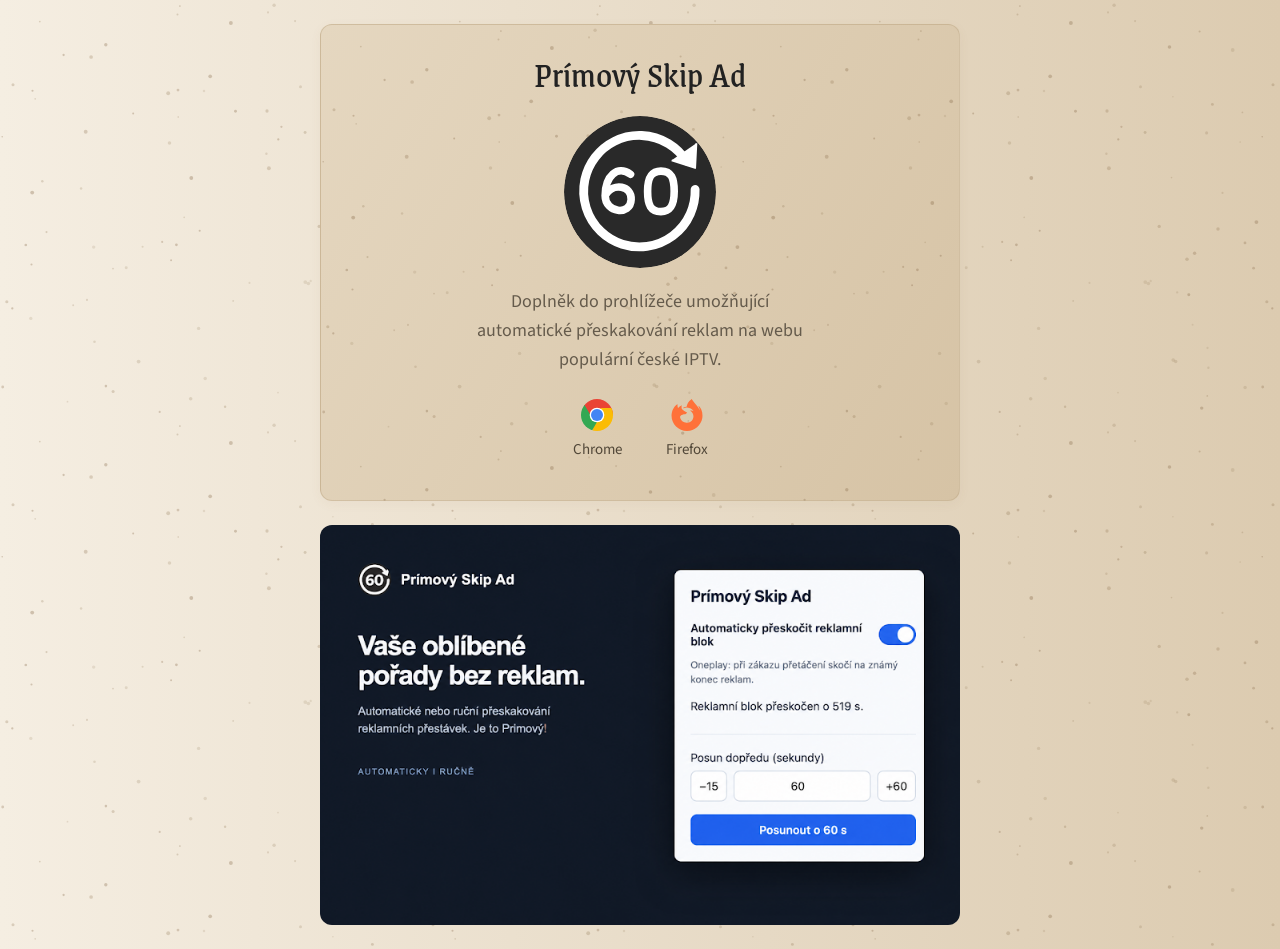
<file: docs/index.html>
<!DOCTYPE html>
<html lang="cs">
<head>
  <meta charset="UTF-8">
  <meta name="viewport" content="width=device-width, initial-scale=1">
  <meta name="description" content="Prímový Skip Ad — doplněk do prohlížeče umožňující automatické přeskakování reklam na webu populární české IPTV. Stáhnout pro Chrome a Firefox.">
  <title>Prímový Skip Ad</title>
  <link rel="icon" type="image/svg+xml" href="images/primovy-skip-ad.svg">
  <link rel="preconnect" href="https://fonts.googleapis.com">
  <link rel="preconnect" href="https://fonts.gstatic.com" crossorigin>
  <link href="https://fonts.googleapis.com/css2?family=Grenze:wght@400&family=Source+Sans+3:wght@400;600&display=swap" rel="stylesheet">
  <link rel="stylesheet" href="style.css?v=20261112-compact">
</head>
<body>
  <main class="page">
  <section class="project" aria-labelledby="project-title">
    <h1 id="project-title">Prímový Skip Ad</h1>
    <img class="project-image" src="images/primovy-skip-ad.svg" alt="Logo Prímový Skip Ad — číslo 60 s kruhovou šipkou" width="240" height="240">
    <p class="project-description">Doplněk do prohlížeče umožňující automatické přeskakování reklam na webu populární české IPTV.</p>
    <div class="browser-links" aria-label="Stáhnout doplněk pro prohlížeč">
      <a class="browser-link" href="https://chromewebstore.google.com/detail/prima-skip-ad/nbfjjcajjpfkiccigakjkgpmbbbafldm?hl=en" target="_blank" rel="noopener noreferrer" title="Prímový Skip Ad v Chrome Web Store"><img src="images/chrome.svg" width="32" height="32" alt=""><span>Chrome</span></a>
      <a class="browser-link" href="https://addons.mozilla.org/cs/firefox/addon/pr%C3%ADmov%C3%BD-skip-ad/" target="_blank" rel="noopener noreferrer" title="Prímový Skip Ad pro Firefox"><img src="images/firefox.svg" width="32" height="32" alt=""><span>Firefox</span></a>
    </div>
  </section>
  <img class="extension-preview" src="images/extension-preview.png" alt="Ukázka Prímového Skip Ad: automatické přeskočení reklamního bloku a ruční posun videa o 60 sekund." width="800" height="500">
  </main>
</body>
</html>
</file>
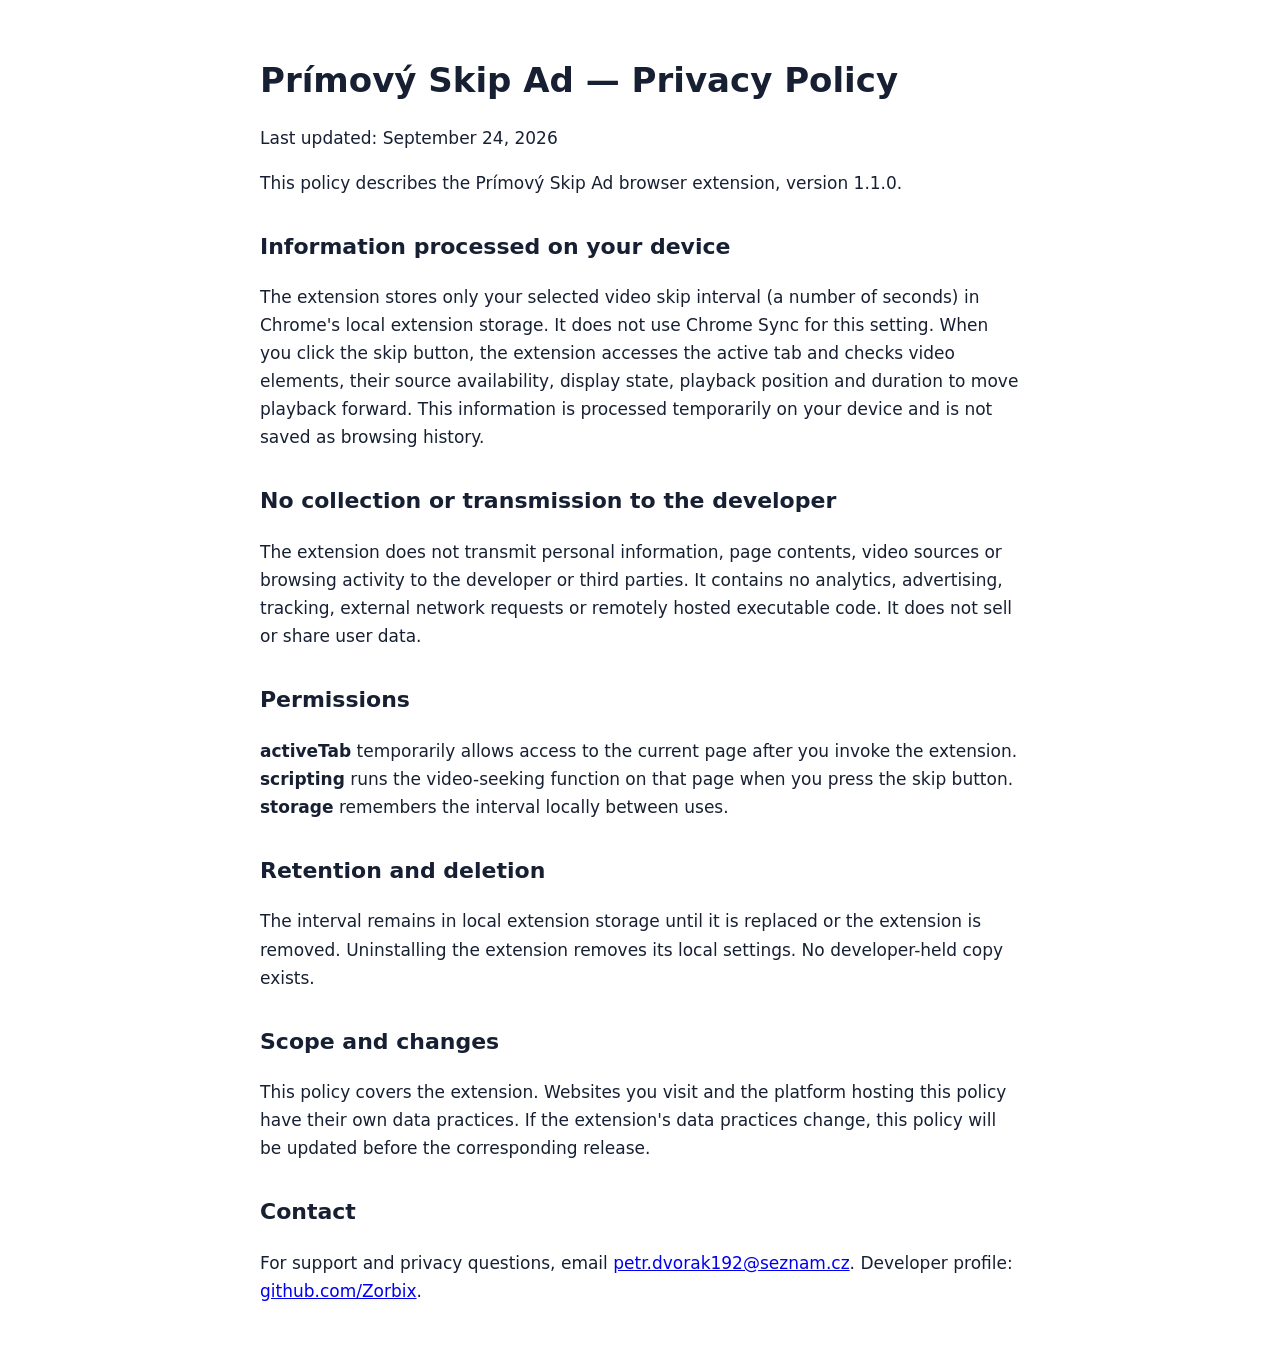
<file: store/privacy/index.html>
<!doctype html><html lang="en"><head><meta charset="utf-8"><meta name="viewport" content="width=device-width,initial-scale=1"><title>Prímový Skip Ad — Privacy Policy</title><style>body{max-width:760px;margin:60px auto;padding:0 24px;font:17px/1.65 system-ui,sans-serif;color:#172033}h1{line-height:1.2}h2{margin-top:32px;font-size:22px}</style></head><body>
<h1>Prímový Skip Ad — Privacy Policy</h1><p>Last updated: September 24, 2026</p>
<p>This policy describes the Prímový Skip Ad browser extension, version 1.1.0.</p>
<h2>Information processed on your device</h2><p>The extension stores only your selected video skip interval (a number of seconds) in Chrome's local extension storage. It does not use Chrome Sync for this setting. When you click the skip button, the extension accesses the active tab and checks video elements, their source availability, display state, playback position and duration to move playback forward. This information is processed temporarily on your device and is not saved as browsing history.</p>
<h2>No collection or transmission to the developer</h2><p>The extension does not transmit personal information, page contents, video sources or browsing activity to the developer or third parties. It contains no analytics, advertising, tracking, external network requests or remotely hosted executable code. It does not sell or share user data.</p>
<h2>Permissions</h2><p><strong>activeTab</strong> temporarily allows access to the current page after you invoke the extension. <strong>scripting</strong> runs the video-seeking function on that page when you press the skip button. <strong>storage</strong> remembers the interval locally between uses.</p>
<h2>Retention and deletion</h2><p>The interval remains in local extension storage until it is replaced or the extension is removed. Uninstalling the extension removes its local settings. No developer-held copy exists.</p>
<h2>Scope and changes</h2><p>This policy covers the extension. Websites you visit and the platform hosting this policy have their own data practices. If the extension's data practices change, this policy will be updated before the corresponding release.</p>
<h2>Contact</h2><p>For support and privacy questions, email <a href="mailto:petr.dvorak192@seznam.cz">petr.dvorak192@seznam.cz</a>. Developer profile: <a href="https://github.com/Zorbix">github.com/Zorbix</a>.</p>
</body></html>
</file>
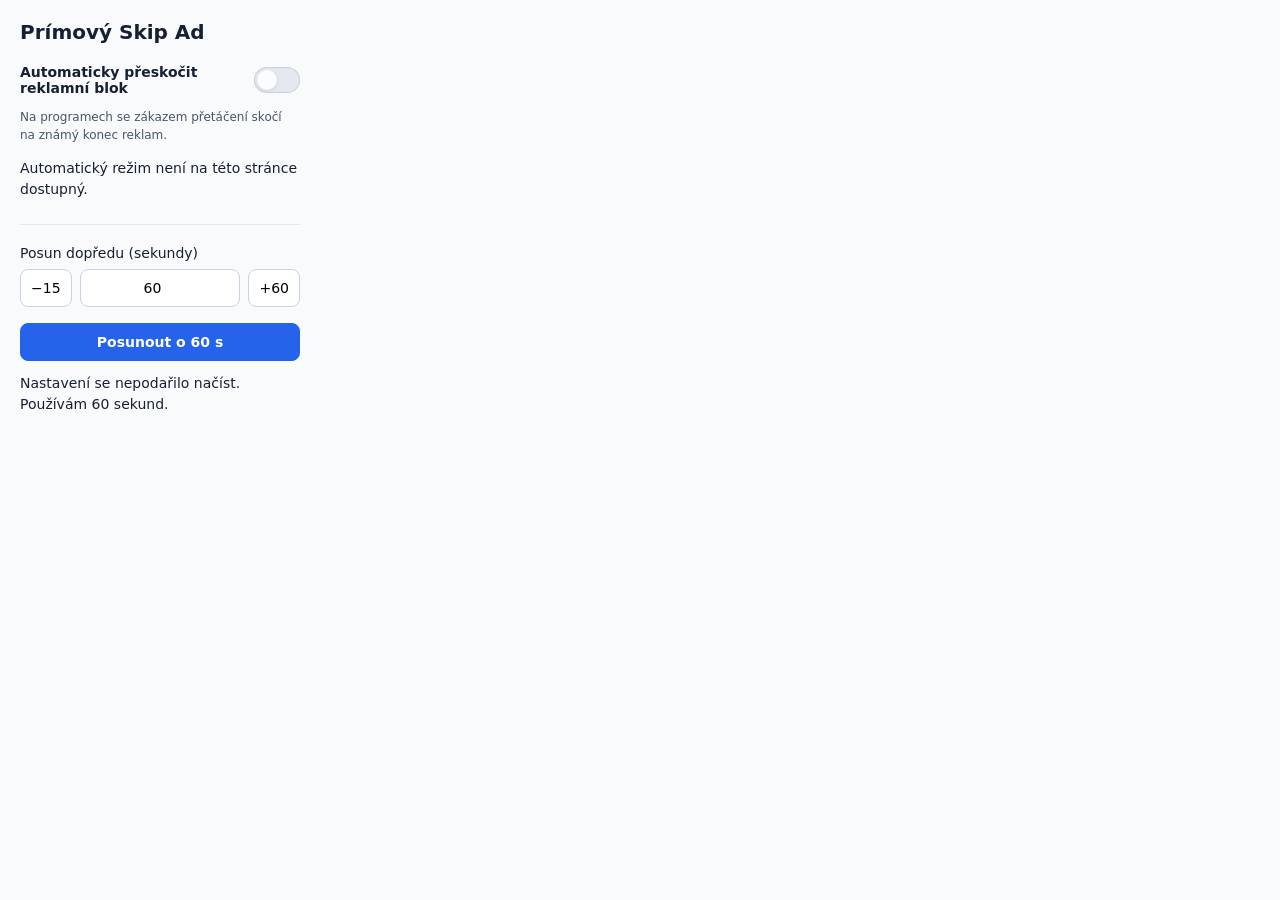
<file: popup.html>
<!doctype html>
<html lang="cs">
<head><meta charset="utf-8"><title>Prímový Skip Ad</title>
<link rel="stylesheet" href="popup.css"><script src="ad-skip.js" defer></script><script src="popup.js" defer></script></head>
<body>
<h1>Prímový Skip Ad</h1>
<label class="auto-option">
  <span>Automaticky přeskočit reklamní blok</span>
  <span class="switch">
    <input id="auto-skip" type="checkbox" role="switch" disabled>
    <span class="switch-track" aria-hidden="true"></span>
  </span>
</label>
<p class="hint">Na programech se zákazem přetáčení skočí na známý konec reklam.</p>
<p id="auto-status" role="status" aria-live="polite"></p>
<div class="manual-skip">
<label for="seconds">Posun dopředu (sekundy)</label>
<div class="controls">
<button id="minus" aria-label="Ubrat 15 sekund" disabled>−15</button>
<input id="seconds" type="number" min="0" step="1" value="60" disabled>
<button id="plus" aria-label="Přidat 60 sekund" disabled>+60</button>
</div>
<button id="skip" disabled>Posunout o 60 s</button>
<p id="status" role="status" aria-live="polite"></p>
</div>
</body></html>
</file>
<file: docs/style.css>
* { box-sizing: border-box; }
body {
  margin: 0;
  min-height: 100vh;
  min-height: 100svh;
  display: grid;
  justify-items: center;
  align-items: start;
  padding: 24px;
  font-family: "Source Sans 3", Arial, sans-serif;
  color: #222;
  background: url("images/sand.svg") repeat, linear-gradient(to right, #f5eee2, #dccbb0);
}
.page { width: min(100%, 640px); display: flex; flex-direction: column; align-items: center; gap: 24px; }
.extension-preview { display: block; width: 100%; height: auto; border-radius: 12px; }
.project {
  width: 100%;
  display: flex;
  flex-direction: column;
  align-items: center;
  text-align: center;
  padding: 28px 24px 32px;
  background: url("images/sand.svg") repeat, linear-gradient(120deg, #e5d7c0, #d6c3a5);
  border: 1px solid #bfa98780;
  border-radius: 12px;
  box-shadow: 0 3px 12px #80623f0d;
}
h1 { margin: 0 0 20px; font: 400 clamp(30px, 7vw, 36px)/1.2 "Grenze", Georgia, serif; }
.project-image { width: min(152px, 100%); height: auto; aspect-ratio: 1; border-radius: 50%; object-fit: cover; }
.project-description { max-width: 340px; margin: 20px 0 8px; color: #655b4c; font-size: 18px; line-height: 1.6; }
.browser-links { display: flex; justify-content: center; flex-wrap: wrap; gap: 28px; padding-top: 8px; }
.browser-link { display: inline-flex; flex-direction: column; align-items: center; gap: 8px; padding: 8px; color: #514738; font-size: 15px; text-decoration: none; }
.browser-link img { display: block; }
.browser-link:hover { text-decoration: underline; text-underline-offset: 4px; }
a:focus-visible { outline: 2px solid currentColor; outline-offset: 5px; }
@media (hover: hover) and (prefers-reduced-motion: no-preference) {
  .browser-link img { transition: transform .3s ease; }
  .browser-link:hover img, .browser-link:focus-visible img { transform: translateY(-3px); }
}
@media (max-width: 360px) { body { padding: 12px; } .project { padding-inline: 16px; } }
</file>
<file: popup.css>
body { width: 280px; margin: 0; padding: 20px; font: 14px system-ui, sans-serif; color: #172033; background: #f8fafc; }
h1 { font-size: 20px; margin: 0 0 20px; }
label { display: block; margin-bottom: 8px; }
.manual-skip { margin-top: 24px; padding-top: 20px; border-top: 1px solid #e2e8f0; }
.controls { display: flex; gap: 8px; margin-bottom: 16px; }
button, input { box-sizing: border-box; border: 1px solid #cbd5e1; border-radius: 8px; padding: 10px; font: inherit; }
button { cursor: pointer; background: white; }
input { width: 112px; min-width: 0; text-align: center; flex: 1; }
button:disabled { opacity: .45; cursor: default; }
button:focus-visible, input:focus-visible { outline: 2px solid #2563eb; outline-offset: 2px; }
#skip { width: 100%; background: #2563eb; color: white; border-color: #2563eb; font-weight: 600; }
#status { margin: 12px 0 0; line-height: 1.5; }
#status:empty { display: none; }
.auto-option { display: flex; align-items: center; justify-content: space-between; gap: 16px; font-weight: 600; cursor: pointer; }
.switch { position: relative; display: inline-flex; flex: none; width: 46px; height: 26px; }
.switch input { position: absolute; width: 1px; height: 1px; margin: -1px; padding: 0; overflow: hidden; clip: rect(0 0 0 0); white-space: nowrap; border: 0; }
.switch-track { width: 100%; height: 100%; border-radius: 999px; background: #cbd5e1; box-shadow: inset 0 0 0 1px #94a3b8; transition: background .2s ease, box-shadow .2s ease; }
.switch-track::after { content: ""; position: absolute; top: 3px; left: 3px; width: 20px; height: 20px; border-radius: 50%; background: white; box-shadow: 0 1px 3px rgb(15 23 42 / .28); transition: transform .2s ease; }
.switch input:checked + .switch-track { background: #2563eb; box-shadow: inset 0 0 0 1px #1d4ed8; }
.switch input:checked + .switch-track::after { transform: translateX(20px); }
.switch input:focus-visible + .switch-track { outline: 2px solid #2563eb; outline-offset: 3px; }
.switch input:disabled + .switch-track { opacity: .45; }
.auto-option:has(input:disabled) { cursor: default; }
.hint { font-size: 12px; color: #475569; line-height: 1.5; }
#auto-status { line-height: 1.5; }
#auto-status:empty { display: none; }
</file>
